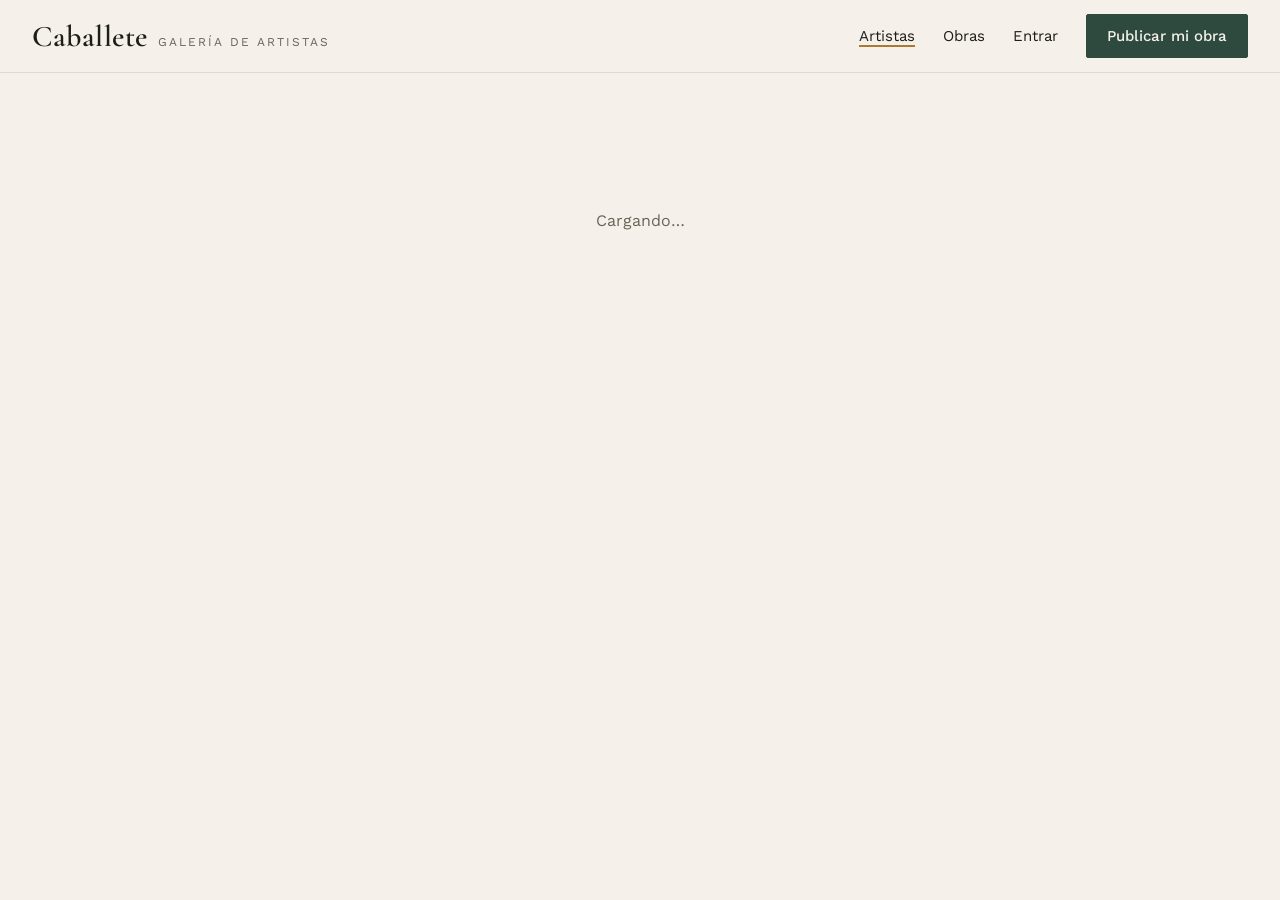
<file: index.html>
<!doctype html>
<html lang="es">
<head>
<meta charset="utf-8">
<meta name="viewport" content="width=device-width, initial-scale=1, viewport-fit=cover">
<title>Caballete · galería de artistas</title>
<meta name="robots" content="noindex, nofollow">
<meta name="description" content="Una galería en línea donde cada artista tiene su propio catálogo.">
<meta name="theme-color" content="#F5F1EA">
<link rel="manifest" href="manifest.webmanifest">
<link rel="icon" href="icon-192.png">
<link rel="apple-touch-icon" href="icon-192.png">
<link rel="preconnect" href="https://fonts.googleapis.com">
<link rel="preconnect" href="https://fonts.gstatic.com" crossorigin>
<link href="https://fonts.googleapis.com/css2?family=Cormorant+Garamond:ital,wght@0,500;0,600;1,500&family=Work+Sans:wght@400;500;600&display=swap" rel="stylesheet">
<link rel="stylesheet" href="styles.css?v=9">
</head>
<body>
<a class="saltar" href="#app">Ir al contenido</a>
<header class="top">
  <div class="wrap top-in">
    <a class="marca" href="#/"><b>Caballete</b><small>galería de artistas</small></a>
    <nav class="top-nav" aria-label="Principal">
      <a href="#/" data-nav="inicio">Artistas</a>
      <a href="#/obras" data-nav="obras">Obras</a>
      <a href="#/mi" data-nav="mi" id="nav-mi">Entrar</a>
      <a class="btn btn-verde" href="#/subir">Publicar mi obra</a>
    </nav>
  </div>
</header>
<main id="app" tabindex="-1"></main>
<nav class="tabbar" aria-label="Principal">
  <a href="#/" data-nav="inicio"><svg viewBox="0 0 24 24" aria-hidden="true"><path d="M4 11l8-6 8 6v8a1 1 0 0 1-1 1h-4v-5h-6v5H5a1 1 0 0 1-1-1z"/></svg>Inicio</a>
  <a href="#/obras" data-nav="obras"><svg viewBox="0 0 24 24" aria-hidden="true"><rect x="4" y="4" width="7" height="7"/><rect x="13" y="4" width="7" height="7"/><rect x="4" y="13" width="7" height="7"/><rect x="13" y="13" width="7" height="7"/></svg>Obras</a>
  <a href="#/subir" class="tab-mas" aria-label="Subir obra"><svg viewBox="0 0 24 24" aria-hidden="true"><path d="M12 5v14M5 12h14"/></svg></a>
  <a href="#/favoritas" data-nav="favoritas"><svg viewBox="0 0 24 24" aria-hidden="true"><path d="M12 20s-7-4.4-7-10a4 4 0 0 1 7-2.6A4 4 0 0 1 19 10c0 5.6-7 10-7 10z"/></svg>Favoritas</a>
  <a href="#/mi" data-nav="mi"><svg viewBox="0 0 24 24" aria-hidden="true"><circle cx="12" cy="8.5" r="3.5"/><path d="M5 20c1.2-3.6 3.9-5.5 7-5.5s5.8 1.9 7 5.5"/></svg>Mi taller</a>
</nav>
<div id="toast" class="toast" role="status" hidden></div>
<noscript><p class="wrap">Esta app necesita JavaScript.</p></noscript>
<script src="vendor/supabase.js"></script>
<script src="config.js?v=9"></script>
<script src="app.js?v=9"></script>
<!-- Cloudflare Web Analytics (sin cookies) --><script defer src="https://static.cloudflareinsights.com/beacon.min.js" data-cf-beacon='{"token": "f1383b804b194a179f997a40113160aa", "spa": true}'></script><!-- End Cloudflare Web Analytics -->
</body>
</html>
</file>
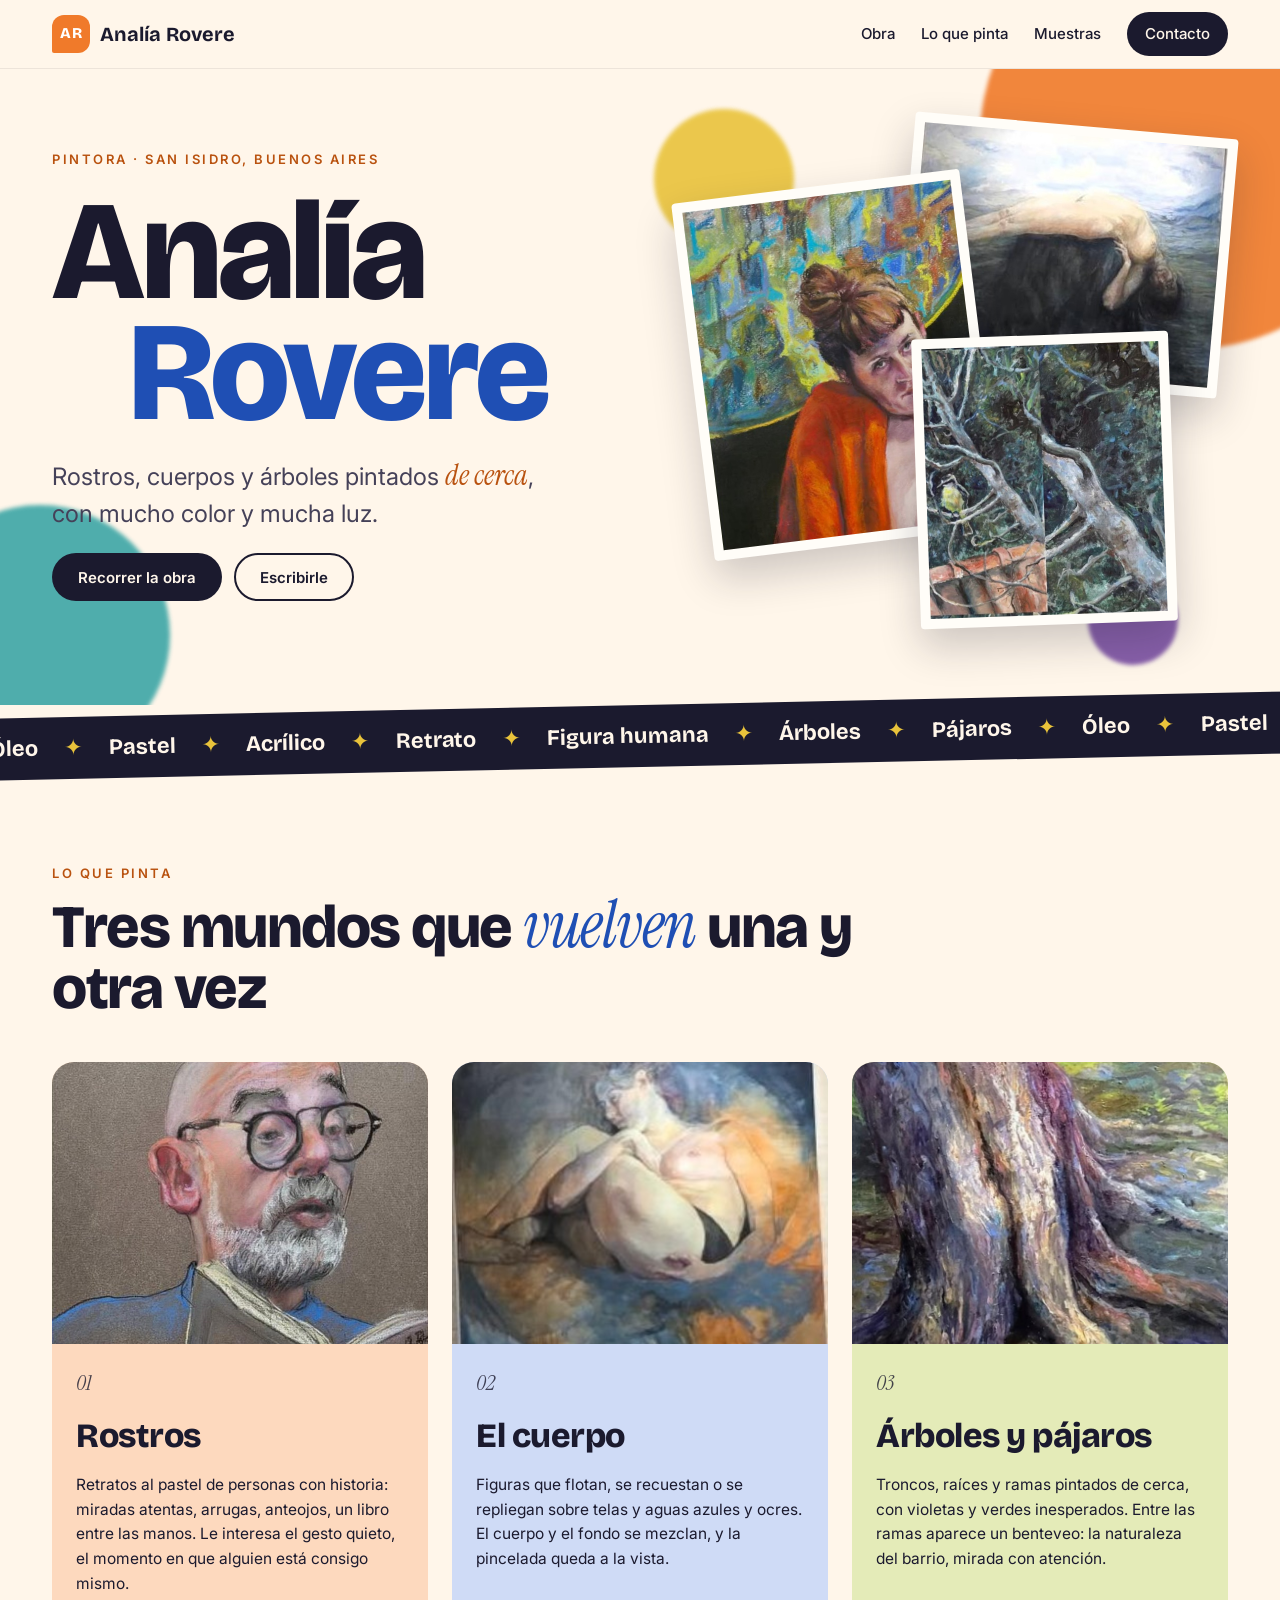
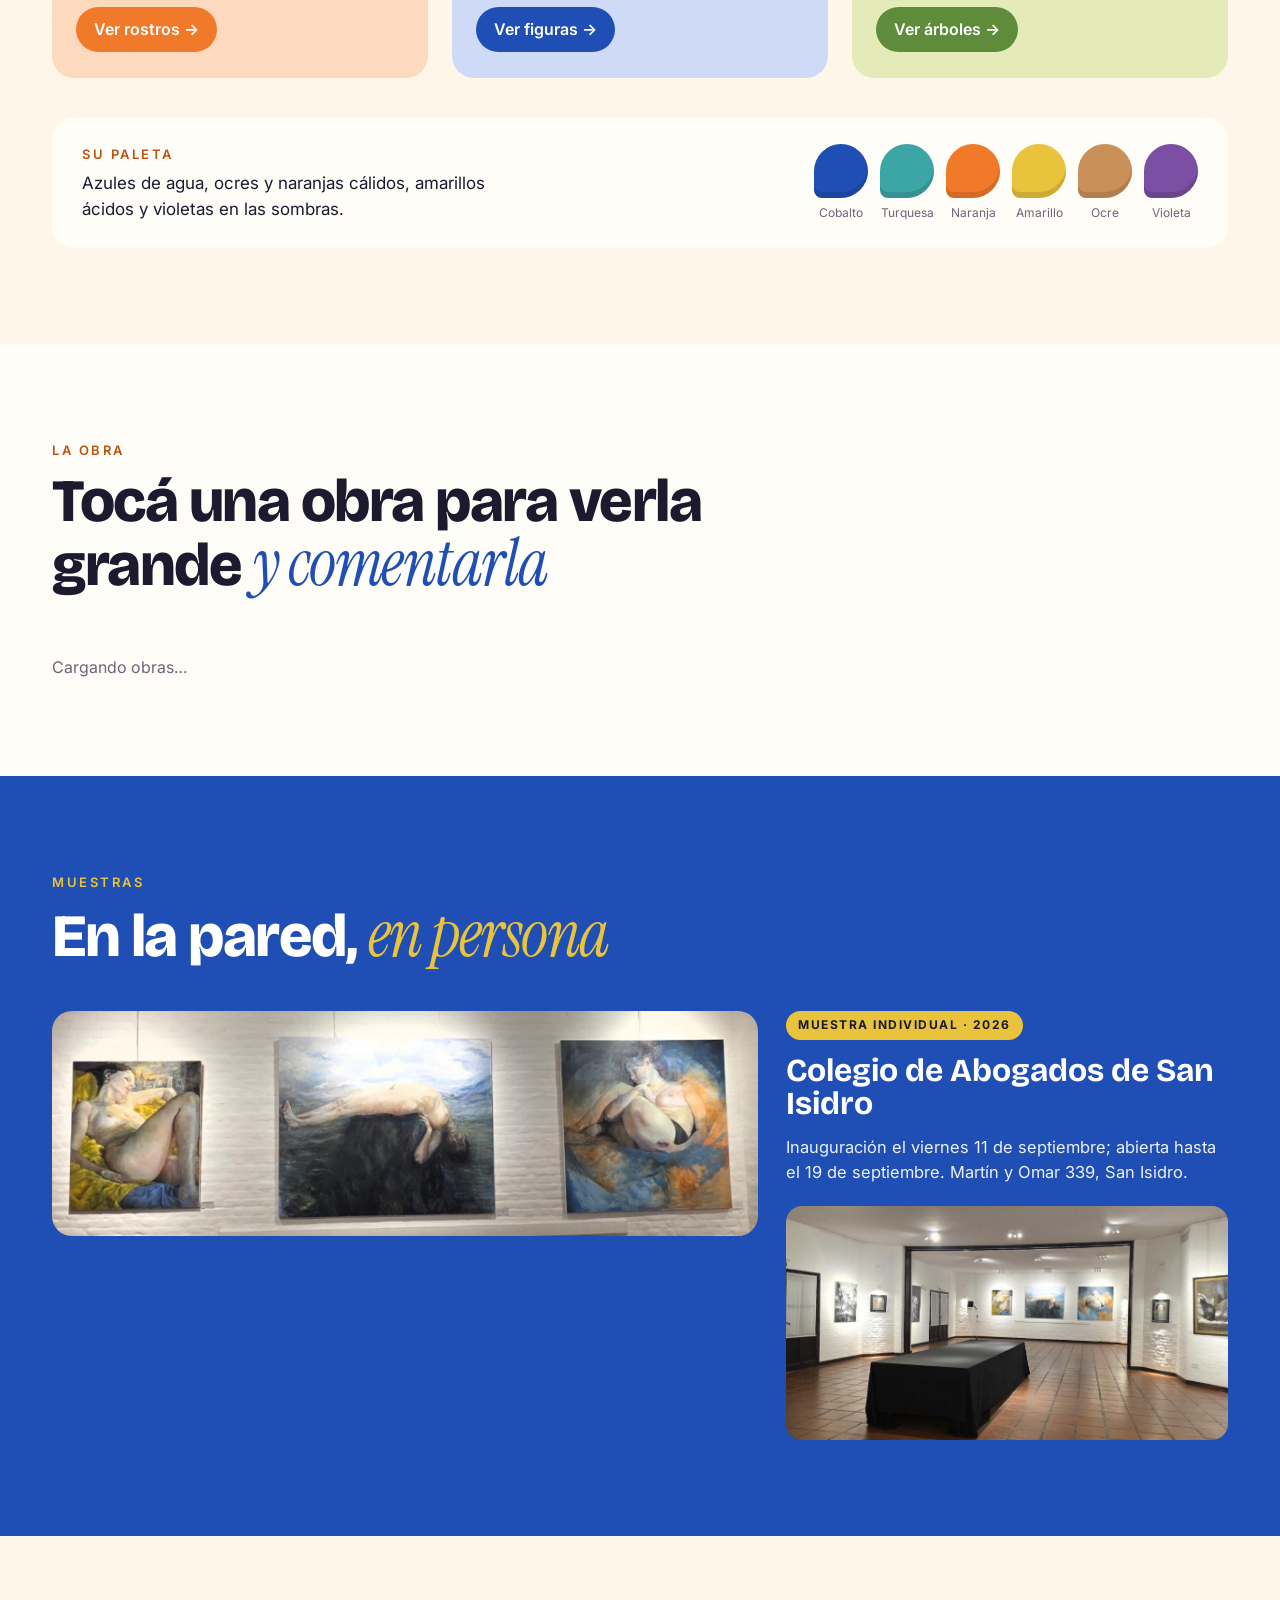
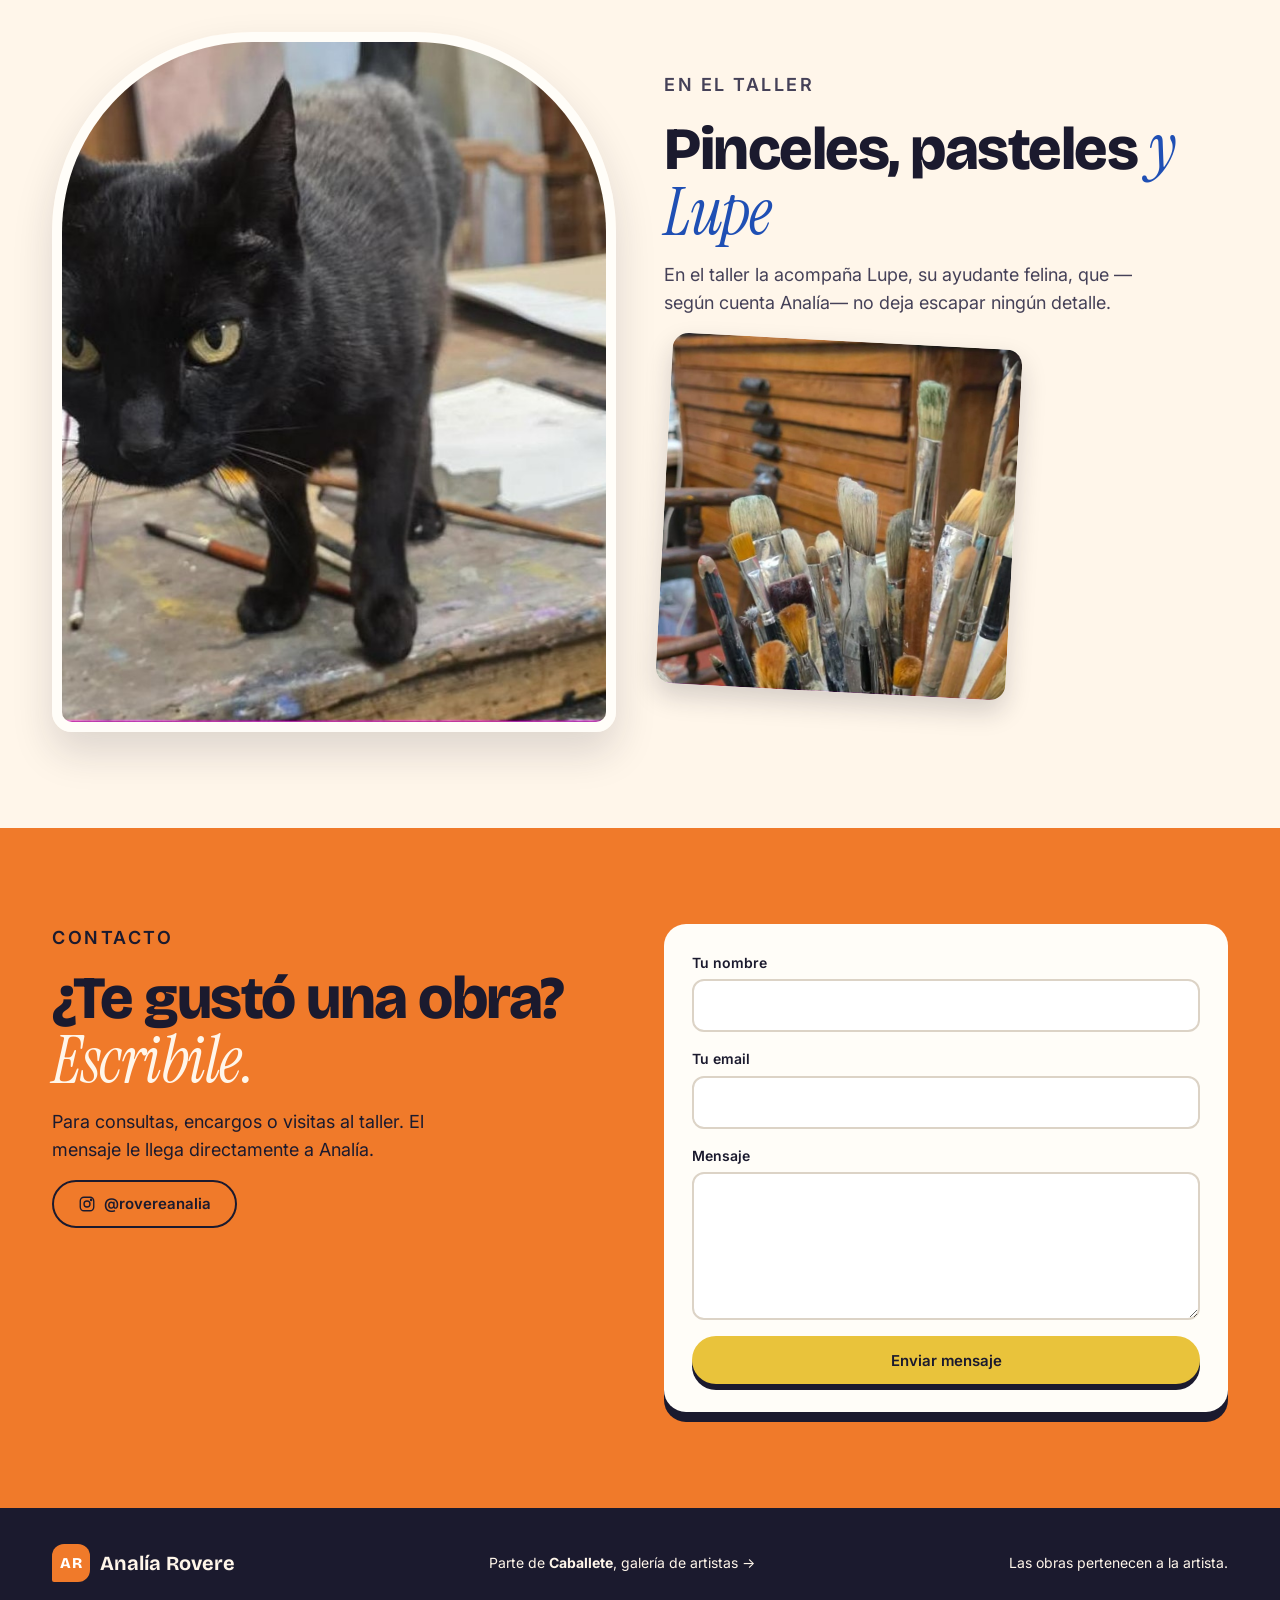
<file: analia-rovere/index.html>
<!doctype html>
<html lang="es">
<head>
<meta charset="utf-8">
<meta name="viewport" content="width=device-width, initial-scale=1, viewport-fit=cover">
<title>Analía Rovere · pintura</title>
<meta name="robots" content="noindex, nofollow">
<meta name="description" content="Analía Rovere pinta rostros, cuerpos y árboles: pintura figurativa al óleo, pastel y acrílico.">
<meta name="theme-color" content="#FFF6EA">
<link rel="icon" href="../icon-192.png">
<link rel="preconnect" href="https://fonts.googleapis.com">
<link rel="preconnect" href="https://fonts.gstatic.com" crossorigin>
<link href="https://fonts.googleapis.com/css2?family=Bricolage+Grotesque:opsz,wght@12..96,500;12..96,700;12..96,800&family=Instrument+Serif:ital@0;1&family=Inter:wght@400;500;600&display=swap" rel="stylesheet">
<link rel="stylesheet" href="sitio.css?v=1">
</head>
<body>
<a class="saltar" href="#obra">Ir a las obras</a>

<header class="barra">
  <div class="ancho barra-in">
    <a class="firma" href="#inicio" aria-label="Analía Rovere, inicio"><span class="mono" aria-hidden="true">AR</span><span>Analía Rovere</span></a>
    <nav aria-label="Secciones">
      <a href="#obra">Obra</a>
      <a href="#pinta">Lo que pinta</a>
      <a href="#muestras">Muestras</a>
      <a class="nav-cta" href="#contacto">Contacto</a>
    </nav>
  </div>
</header>

<main>
  <!-- Portada -->
  <section class="portada" id="inicio">
    <div class="manchas" aria-hidden="true"><i class="m1"></i><i class="m2"></i><i class="m3"></i><i class="m4"></i></div>
    <div class="ancho portada-in">
      <div class="portada-txt">
        <p class="sobre">Pintora · San Isidro, Buenos Aires</p>
        <h1><span>Analía</span><span class="h1b">Rovere</span></h1>
        <p class="bajada">Rostros, cuerpos y árboles pintados <em>de cerca</em>, con mucho color y mucha luz.</p>
        <div class="botones">
          <a class="btn btn-tinta" href="#obra">Recorrer la obra</a>
          <a class="btn btn-borde" href="#contacto">Escribirle</a>
        </div>
      </div>
      <div class="abanico" aria-hidden="true">
        <figure class="f1"><img src="../img/seed/retrato-manto-naranja.jpg" alt=""></figure>
        <figure class="f2"><img src="../img/seed/cuerpo-mar.jpg" alt=""></figure>
        <figure class="f3"><img src="../img/seed/arboleda-y-benteveo.jpg" alt=""></figure>
      </div>
    </div>
  </section>

  <div class="cinta" aria-hidden="true"><div class="cinta-in">
    <span>Óleo</span><b>✦</b><span>Pastel</span><b>✦</b><span>Acrílico</span><b>✦</b><span>Retrato</span><b>✦</b><span>Figura humana</span><b>✦</b><span>Árboles</span><b>✦</b><span>Pájaros</span><b>✦</b>
    <span>Óleo</span><b>✦</b><span>Pastel</span><b>✦</b><span>Acrílico</span><b>✦</b><span>Retrato</span><b>✦</b><span>Figura humana</span><b>✦</b><span>Árboles</span><b>✦</b><span>Pájaros</span><b>✦</b>
  </div></div>

  <!-- Lo que pinta -->
  <section class="seccion" id="pinta">
    <div class="ancho">
      <header class="sec-cab">
        <p class="sobre">Lo que pinta</p>
        <h2>Tres mundos que <em>vuelven</em> una y otra vez</h2>
      </header>
      <div class="temas">
        <article class="tema t-naranja">
          <img src="../img/seed/lector.jpg" alt="El lector, retrato al pastel" loading="lazy">
          <div class="tema-txt">
            <span class="num">01</span>
            <h3>Rostros</h3>
            <p>Retratos al pastel de personas con historia: miradas atentas, arrugas, anteojos, un libro entre las manos. Le interesa el gesto quieto, el momento en que alguien está consigo mismo.</p>
            <button class="ver-tema" type="button" data-tema="Rostros">Ver rostros →</button>
          </div>
        </article>
        <article class="tema t-azul">
          <img src="../img/seed/cuerpo-azul-ocre.jpg" alt="Figura en azul y ocre, óleo" loading="lazy">
          <div class="tema-txt">
            <span class="num">02</span>
            <h3>El cuerpo</h3>
            <p>Figuras que flotan, se recuestan o se repliegan sobre telas y aguas azules y ocres. El cuerpo y el fondo se mezclan, y la pincelada queda a la vista.</p>
            <button class="ver-tema" type="button" data-tema="El cuerpo">Ver figuras →</button>
          </div>
        </article>
        <article class="tema t-verde">
          <img src="../img/seed/raices.jpg" alt="Raíces, óleo" loading="lazy">
          <div class="tema-txt">
            <span class="num">03</span>
            <h3>Árboles y pájaros</h3>
            <p>Troncos, raíces y ramas pintados de cerca, con violetas y verdes inesperados. Entre las ramas aparece un benteveo: la naturaleza del barrio, mirada con atención.</p>
            <button class="ver-tema" type="button" data-tema="Árboles y pájaros">Ver árboles →</button>
          </div>
        </article>
      </div>

      <div class="paleta">
        <div>
          <p class="sobre">Su paleta</p>
          <p class="paleta-txt">Azules de agua, ocres y naranjas cálidos, amarillos ácidos y violetas en las sombras.</p>
        </div>
        <ul class="muestras-color" aria-label="Colores frecuentes">
          <li style="--c:#1F4FB4"><span>Cobalto</span></li>
          <li style="--c:#3CA6A6"><span>Turquesa</span></li>
          <li style="--c:#F07A2A"><span>Naranja</span></li>
          <li style="--c:#E9C33B"><span>Amarillo</span></li>
          <li style="--c:#C9905A"><span>Ocre</span></li>
          <li style="--c:#7B4FA3"><span>Violeta</span></li>
        </ul>
      </div>
    </div>
  </section>

  <!-- Obra -->
  <section class="seccion obra-sec" id="obra">
    <div class="ancho">
      <header class="sec-cab fila-cab">
        <div>
          <p class="sobre">La obra</p>
          <h2>Tocá una obra para verla grande <em>y comentarla</em></h2>
        </div>
        <div class="filtros" role="group" aria-label="Filtrar por tema" data-filtros></div>
      </header>
      <div class="grilla" data-grilla><p class="cargando">Cargando obras…</p></div>
    </div>
  </section>

  <!-- Muestras -->
  <section class="seccion muestras-sec" id="muestras">
    <div class="ancho">
      <header class="sec-cab">
        <p class="sobre">Muestras</p>
        <h2>En la pared, <em>en persona</em></h2>
      </header>
      <div class="muestra">
        <img class="muestra-foto" src="../img/seed/sala-pared.jpg" alt="Tres pinturas de figuras en la pared blanca de la sala" loading="lazy">
        <div class="muestra-info">
          <span class="etiqueta">Muestra individual · 2026</span>
          <h3>Colegio de Abogados de San Isidro</h3>
          <p>Inauguración el viernes 11 de septiembre; abierta hasta el 19 de septiembre. Martín y Omar 339, San Isidro.</p>
          <img src="../img/seed/sala-general.jpg" alt="Vista general de la sala con las obras colgadas" loading="lazy">
        </div>
      </div>
    </div>
  </section>

  <!-- Taller -->
  <section class="seccion taller-sec">
    <div class="ancho taller">
      <figure class="taller-foto"><img src="../img/seed/taller-gato.jpg" alt="Gata negra entre pinceles en la mesa del taller" loading="lazy"></figure>
      <div class="taller-txt">
        <p class="sobre">En el taller</p>
        <h2>Pinceles, pasteles <em>y Lupe</em></h2>
        <p>En el taller la acompaña Lupe, su ayudante felina, que —según cuenta Analía— no deja escapar ningún detalle.</p>
        <img src="../img/seed/taller-pinceles.jpg" alt="Frascos con pinceles en el taller" loading="lazy">
      </div>
    </div>
  </section>

  <!-- Contacto -->
  <section class="seccion contacto-sec" id="contacto">
    <div class="ancho contacto">
      <div class="contacto-txt">
        <p class="sobre">Contacto</p>
        <h2>¿Te gustó una obra? <em>Escribile.</em></h2>
        <p>Para consultas, encargos o visitas al taller. El mensaje le llega directamente a Analía.</p>
        <a class="btn btn-borde-claro" href="https://www.instagram.com/rovereanalia/" target="_blank" rel="noopener">
          <svg viewBox="0 0 24 24" aria-hidden="true"><rect x="3" y="3" width="18" height="18" rx="5"/><circle cx="12" cy="12" r="4"/><circle cx="17.5" cy="6.5" r=".8"/></svg>@rovereanalia</a>
      </div>
      <form class="form-contacto" data-contacto novalidate>
        <div class="f"><label for="c-nombre">Tu nombre</label><input id="c-nombre" name="nombre" required maxlength="120" autocomplete="name"></div>
        <div class="f"><label for="c-email">Tu email</label><input id="c-email" name="email" type="email" required maxlength="200" autocomplete="email"></div>
        <div class="f"><label for="c-msg">Mensaje</label><textarea id="c-msg" name="mensaje" rows="5" required maxlength="2000"></textarea></div>
        <p class="error" data-error hidden></p>
        <button class="btn btn-sol" type="submit">Enviar mensaje</button>
      </form>
    </div>
  </section>
</main>

<footer class="pie">
  <div class="ancho pie-in">
    <span class="firma"><span class="mono" aria-hidden="true">AR</span>Analía Rovere</span>
    <a href="../">Parte de <b>Caballete</b>, galería de artistas →</a>
    <span>Las obras pertenecen a la artista.</span>
  </div>
</footer>

<!-- Visor de obra -->
<dialog class="visor" data-visor aria-labelledby="v-titulo">
  <div class="visor-in">
    <button class="cerrar" type="button" data-cerrar aria-label="Cerrar">✕</button>
    <div class="visor-img">
      <button class="flecha izq" type="button" data-prev aria-label="Obra anterior">‹</button>
      <img data-v-img alt="">
      <button class="flecha der" type="button" data-next aria-label="Obra siguiente">›</button>
    </div>
    <div class="visor-panel">
      <span class="etiqueta" data-v-tema></span>
      <h2 id="v-titulo" data-v-titulo></h2>
      <p class="ficha" data-v-ficha></p>
      <a class="consultar" href="#contacto" data-v-consultar>Consultar por esta obra →</a>
      <section class="comentarios" aria-labelledby="v-com">
        <h3 id="v-com">Comentarios <span data-v-cuenta></span></h3>
        <ol class="lista-com" data-v-lista></ol>
        <form class="form-com" data-v-form>
          <label for="v-nombre">Tu nombre</label>
          <input id="v-nombre" required maxlength="60" autocomplete="given-name">
          <label for="v-texto">Tu comentario</label>
          <textarea id="v-texto" rows="3" required maxlength="600" placeholder="¿Qué te provoca esta obra?"></textarea>
          <input class="trampa" tabindex="-1" autocomplete="off" aria-hidden="true" data-trampa>
          <p class="error" data-v-error hidden></p>
          <button class="btn btn-tinta" type="submit">Publicar comentario</button>
        </form>
      </section>
    </div>
  </div>
</dialog>

<div class="aviso" role="status" data-aviso hidden></div>

<script src="../vendor/supabase.js"></script>
<script src="../config.js?v=6"></script>
<script src="sitio.js?v=1"></script>
<script defer src="https://static.cloudflareinsights.com/beacon.min.js" data-cf-beacon='{"token": "f1383b804b194a179f997a40113160aa"}'></script>
</body>
</html>
</file>
<file: styles.css>
:root{
  --fondo:#F5F1EA; --papel:#FFFDF9; --arena:#EDE6DA; --linea:#E2DACD; --borde:#CFC5B5; --punteado:#B9AE9C;
  --tinta:#1F1D1A; --tinta2:#4A443C; --gris:#6B6358;
  --verde:#2E4A3E; --verde-d:#1F332A; --bosque:#22302A; --ocre:#A87B2F; --ocre-c:#C9A15A; --rojo:#8A2E22;
  --serif:'Cormorant Garamond', Georgia, serif; --sans:'Work Sans', system-ui, sans-serif;
  --tab:0px;
}
*{box-sizing:border-box}
html{-webkit-text-size-adjust:100%}
body{margin:0;background:var(--fondo);color:var(--tinta);font-family:var(--sans);font-size:16px;line-height:1.5;overflow-x:hidden}
img{max-width:100%}
a{color:var(--verde)}
button{font:inherit}
.wrap{max-width:1280px;margin:0 auto;padding:0 32px}
.saltar{position:absolute;left:-9999px}.saltar:focus{left:12px;top:12px;z-index:99;background:var(--papel);padding:8px 12px}
:focus-visible{outline:2px solid var(--verde);outline-offset:2px}

/* barra superior */
.top{border-bottom:1px solid var(--linea);background:var(--fondo);position:sticky;top:0;z-index:20}
.top-in{display:flex;align-items:center;justify-content:space-between;gap:16px;min-height:72px}
.marca{display:flex;align-items:baseline;gap:10px;text-decoration:none;color:var(--tinta)}
.marca b{font-family:var(--serif);font-size:30px;font-weight:600;letter-spacing:.5px}
.marca small{font-size:12px;letter-spacing:2px;text-transform:uppercase;color:var(--gris)}
.top-nav{display:flex;align-items:center;gap:28px;font-size:15px}
.top-nav a{color:var(--tinta);text-decoration:none}
.top-nav a[aria-current="page"]{box-shadow:inset 0 -2px 0 var(--ocre)}
.btn{display:inline-flex;align-items:center;justify-content:center;gap:8px;min-height:46px;padding:0 24px;border-radius:2px;font-weight:500;font-size:15px;text-decoration:none;cursor:pointer;border:1px solid transparent}
.btn-verde{background:var(--verde);color:var(--fondo)!important;border-color:var(--verde)}
.btn-verde:hover{background:var(--verde-d)}
.btn-negro{background:var(--tinta);color:var(--fondo)!important}
.btn-linea{background:transparent;color:var(--tinta);border-color:var(--tinta)}
.btn-claro{background:#F2EDE4;color:var(--bosque)!important;font-weight:600}
.btn[disabled]{opacity:.55;cursor:wait}
.top-nav .btn{padding:0 20px;min-height:44px}

/* tipografía */
.ceja{display:flex;align-items:center;gap:14px;font-size:13px;letter-spacing:2.5px;text-transform:uppercase;color:var(--gris)}
.ceja::before{content:"";width:40px;height:1px;background:var(--ocre)}
.ceja.sin::before{display:none}
h1,h2,h3{font-family:var(--serif);font-weight:500;margin:0;line-height:1.05}
.it{font-style:italic}
.muted{color:var(--gris)}
.seccion{padding:88px 0}
.sec-cab{display:flex;flex-wrap:wrap;justify-content:space-between;align-items:end;gap:20px;margin-bottom:40px}
.sec-cab h2{font-size:52px}

/* hero */
.hero{display:flex;flex-wrap:wrap;gap:48px;align-items:center;padding-top:64px;padding-bottom:88px}
.hero-txt{flex:1 1 380px;min-width:0;display:flex;flex-direction:column;gap:26px}
.hero h1{font-size:76px;letter-spacing:-.5px;line-height:1.02}
.hero h1 em{color:var(--verde)}
.hero p{margin:0;font-size:19px;line-height:1.6;color:var(--tinta2);max-width:500px}
.hero-btns{display:flex;flex-wrap:wrap;gap:12px}
.hero-flip{flex:1.3 1 560px;min-width:0;display:flex;flex-direction:column;align-items:center;gap:18px}

/* carrusel tipo libro */
.flip{--k:1;--cw:320px;--ch:420px;position:relative;width:100%;height:560px;perspective:1600px;perspective-origin:50% 45%;touch-action:pan-y;user-select:none;-webkit-user-select:none}
.hoja{position:absolute;top:50%;left:50%;width:var(--cw);height:var(--ch);margin:calc(var(--ch)/-2) 0 0 calc(var(--cw)/-2);padding:10px;background:var(--papel);border:0;display:block;cursor:pointer;
  transition:transform .65s cubic-bezier(.2,.7,.2,1),opacity .45s ease,box-shadow .65s ease}
.hoja img{display:block;width:100%;height:100%;object-fit:cover;pointer-events:none;-webkit-user-drag:none}
.flip-pie{display:flex;align-items:center;gap:18px}
.flip-pie .txt{min-width:220px;text-align:center;display:flex;flex-direction:column}
.flip-pie .txt b{font-family:var(--serif);font-style:italic;font-weight:500;font-size:22px}
.flip-pie .txt span{font-size:13px;color:var(--gris)}
.redondo{width:44px;height:44px;border-radius:999px;border:1px solid var(--tinta);background:transparent;color:var(--tinta);cursor:pointer;display:flex;align-items:center;justify-content:center}
.redondo:hover{background:var(--tinta);color:var(--fondo)}
.redondo svg,.ico svg{width:18px;height:18px;fill:none;stroke:currentColor;stroke-width:1.6;stroke-linecap:round;stroke-linejoin:round}

/* tarjetas */
.banda{background:var(--arena)}
.grid-art{display:grid;grid-template-columns:repeat(auto-fill,minmax(260px,1fr));gap:28px}
.tarjeta{text-decoration:none;color:var(--tinta);display:flex;flex-direction:column;gap:18px;background:var(--papel);padding:16px 16px 24px}
.tarjeta .marco{overflow:hidden}
.tarjeta img{display:block;width:100%;aspect-ratio:4/5;object-fit:cover;object-position:center top;transition:transform .5s ease}
.tarjeta:hover img{transform:scale(1.03)}
.tarjeta .nom{font-family:var(--serif);font-size:30px;font-weight:600;line-height:1.1;padding:0 6px}
.tarjeta .lin{font-size:14px;color:var(--gris);padding:0 6px;margin-top:-12px}
.tarjeta .ver{font-size:14px;font-weight:500;color:var(--verde);padding:0 6px}
.invita{text-decoration:none;color:var(--tinta2);display:flex;flex-direction:column;align-items:center;justify-content:center;gap:12px;border:1.5px dashed var(--punteado);padding:32px;min-height:420px;text-align:center}
.invita b{font-family:var(--serif);font-size:28px;font-weight:600;color:var(--tinta)}
.grid-obras{display:grid;grid-template-columns:repeat(auto-fill,minmax(220px,1fr));gap:28px}
.mini{text-decoration:none;color:var(--tinta);display:flex;flex-direction:column;gap:10px}
.mini .marco{background:var(--papel);padding:10px;overflow:hidden}
.mini img{display:block;width:100%;aspect-ratio:1;object-fit:cover;object-position:center top;transition:transform .5s ease}
.mini:hover img{transform:scale(1.03)}
.mini b{font-family:var(--serif);font-style:italic;font-weight:500;font-size:21px;line-height:1.15}
.mini span{font-size:13px;color:var(--gris)}

/* para artistas */
.oscuro{background:var(--bosque);color:#F2EDE4}
.oscuro .ceja{color:#CFC6B6}.oscuro .ceja::before{background:var(--ocre-c)}
.dos{display:flex;flex-wrap:wrap;gap:64px;align-items:center}
.dos>*{flex:1 1 420px;min-width:0}
.pasos{list-style:none;margin:0;padding:0;display:flex;flex-direction:column;gap:22px}
.pasos li{display:flex;gap:20px;align-items:baseline;border-top:1px solid #3C4C44;padding-top:20px}
.pasos i{font-family:var(--serif);font-style:normal;font-size:30px;color:var(--ocre-c);min-width:34px}
.pasos b{display:block;font-size:18px}.pasos span{font-size:15px;color:#CFC6B6}

/* artista */
.art-cab{display:flex;flex-wrap:wrap;gap:56px;align-items:end;padding-top:64px;padding-bottom:48px}
.art-cab .txt{flex:999 1 520px;min-width:0;display:flex;flex-direction:column;gap:20px}
.art-cab h1{font-size:88px;line-height:.98}
.art-cab figure{flex:1 1 280px;margin:0;min-width:0}
.art-cab figure img{width:100%;aspect-ratio:4/3;object-fit:cover;display:block}
.chips{display:flex;flex-wrap:wrap;gap:8px}
.chip{font-size:14px;padding:9px 16px;min-height:42px;border:1px solid var(--borde);border-radius:999px;color:var(--tinta);background:transparent;cursor:pointer}
.chip[aria-pressed="true"]{background:var(--tinta);color:var(--fondo);border-color:var(--tinta)}
.filtros{border-top:1px solid var(--linea);border-bottom:1px solid var(--linea);padding:16px 0;display:flex;flex-wrap:wrap;justify-content:space-between;align-items:center;gap:14px}
.masonry{column-count:3;column-gap:32px;padding:48px 0 96px}
.obra{display:block;break-inside:avoid;margin-bottom:32px;background:var(--papel);padding:14px 14px 20px;text-decoration:none;color:var(--tinta);transition:transform .4s,box-shadow .4s}
.obra:hover{transform:translateY(-4px);box-shadow:0 20px 40px rgba(31,29,26,.12)}
.obra img{display:block;width:100%;height:auto}
.obra .pie{display:flex;justify-content:space-between;align-items:baseline;gap:12px;padding:16px 4px 0}
.obra b{font-family:var(--serif);font-style:italic;font-weight:500;font-size:23px}
.obra small{display:block;font-size:13px;color:var(--gris)}
.precio{font-size:14px;font-weight:600;color:var(--verde);white-space:nowrap}
.precio.vendida{color:var(--rojo)}

/* detalle obra */
.det{display:flex;flex-wrap:wrap;gap:56px;align-items:flex-start;padding-top:48px;padding-bottom:96px}
.det-img{flex:1.4 1 520px;min-width:0;background:#24221F;padding:40px;display:flex;justify-content:center}
.det-img img{max-height:78vh;width:auto;max-width:100%;background:var(--papel);padding:10px;box-shadow:0 20px 40px rgba(0,0,0,.4)}
.det-txt{flex:1 1 320px;min-width:0;display:flex;flex-direction:column;gap:18px}
.det-txt h1{font-size:48px;font-style:italic}
.ficha{margin:0;display:grid;grid-template-columns:repeat(3,minmax(0,1fr));gap:12px;border-top:1px solid var(--linea);border-bottom:1px solid var(--linea);padding:16px 0}
.ficha dt{font-size:11px;letter-spacing:1.5px;text-transform:uppercase;color:var(--gris)}
.ficha dd{margin:0;font-size:15px}
.quien{display:flex;align-items:center;gap:10px;text-decoration:none;color:var(--tinta);font-weight:500}
.avatar{width:36px;height:36px;border-radius:999px;object-fit:cover;background:var(--verde);color:var(--fondo);display:inline-flex;align-items:center;justify-content:center;font-size:13px;font-weight:600;flex:none}
.fila-acc{display:flex;gap:12px;align-items:center;flex-wrap:wrap}
.corazon{width:46px;height:46px;border-radius:999px;border:1px solid var(--borde);background:transparent;color:var(--tinta);cursor:pointer;display:flex;align-items:center;justify-content:center}
.corazon svg{width:20px;height:20px;fill:none;stroke:currentColor;stroke-width:1.6}
.corazon[aria-pressed="true"]{color:var(--rojo)}.corazon[aria-pressed="true"] svg{fill:currentColor}

/* formularios */
.form-wrap{max-width:760px;padding-top:48px;padding-bottom:120px;display:flex;flex-direction:column;gap:28px}
.caja{background:var(--papel);border:1px solid var(--linea);padding:28px;display:flex;flex-direction:column;gap:18px}
.caja h2{font-family:var(--sans);font-size:20px;font-weight:600;display:flex;gap:14px;align-items:baseline}
.caja h2 i{font-family:var(--serif);font-style:normal;font-size:26px;color:var(--ocre);font-weight:500}
label.l,.l{font-size:14px;font-weight:500}
.campo{font:inherit;font-size:16px;color:var(--tinta);background:var(--papel);border:1px solid var(--borde);border-radius:2px;padding:11px 14px;min-height:46px;width:100%}
textarea.campo{resize:vertical;line-height:1.5}
.g2{display:grid;grid-template-columns:repeat(auto-fit,minmax(180px,1fr));gap:16px}
.g3{display:grid;grid-template-columns:repeat(3,minmax(0,1fr));gap:12px}
.f{display:flex;flex-direction:column;gap:7px}
.ayuda{font-size:13px;color:var(--gris)}
.zona{min-height:260px;border:1.5px dashed var(--punteado);background:#F8F4EC;display:flex;flex-direction:column;align-items:center;justify-content:center;gap:10px;text-align:center;padding:24px;cursor:pointer;color:var(--tinta2)}
.zona.arrastre{border-color:var(--verde);background:#EEF2EE}
.prev-foto{background:var(--arena);padding:12px;position:relative}
.prev-foto img{display:block;width:100%;max-height:420px;object-fit:contain}
.prev-foto .quitar{position:absolute;top:20px;right:20px}
.aviso{display:flex;gap:12px;background:#EEF2EE;padding:14px 16px;font-size:14px;color:#2B3A33}
.seg{display:grid;grid-template-columns:repeat(3,minmax(0,1fr));border:1px solid var(--borde);border-radius:2px;overflow:hidden}
.seg button{min-height:46px;border:0;background:var(--papel);color:var(--tinta);cursor:pointer;font-size:14px}
.seg button[aria-pressed="true"]{background:var(--verde);color:var(--fondo);font-weight:600}
.check{display:flex;gap:12px;align-items:center;min-height:44px;cursor:pointer}
.check input{width:20px;height:20px;accent-color:var(--verde)}
.acciones{display:flex;flex-wrap:wrap;justify-content:flex-end;gap:12px}
.error{color:var(--rojo);font-size:14px}
.ok{display:flex;flex-direction:column;align-items:center;text-align:center;gap:14px;padding:64px 0}

/* diálogo */
dialog{border:0;padding:0;background:var(--papel);max-width:520px;width:calc(100% - 32px)}
dialog::backdrop{background:rgba(20,22,20,.5)}
.dlg{padding:28px;display:flex;flex-direction:column;gap:14px}

.vacio{padding:64px 0;text-align:center;color:var(--gris)}
.cargando{padding:120px 0;text-align:center;color:var(--gris)}
.pie-sitio{display:flex;flex-wrap:wrap;justify-content:space-between;gap:20px;padding-top:48px;padding-bottom:48px;font-size:14px;color:var(--gris)}
.pie-sitio b{font-family:var(--serif);font-size:24px;color:var(--tinta)}
.toast{position:fixed;left:50%;bottom:calc(24px + var(--tab));transform:translateX(-50%);background:var(--tinta);color:var(--fondo);padding:12px 20px;border-radius:2px;z-index:50;font-size:14px}

/* barra inferior (celular) */
.tabbar{display:none}
@media (max-width:1000px){.masonry{column-count:2}}
@media (max-width:820px){
  :root{--tab:76px}
  body{padding-bottom:var(--tab)}
  .wrap{padding:0 20px}
  .top-in{min-height:60px}
  .marca b{font-size:26px}.marca small{display:none}
  .top-nav{display:none}
  .tabbar{display:grid;grid-template-columns:repeat(5,minmax(0,1fr));align-items:center;position:fixed;left:0;right:0;bottom:0;height:calc(var(--tab) + env(safe-area-inset-bottom));padding-bottom:env(safe-area-inset-bottom);background:var(--papel);border-top:1px solid var(--linea);z-index:30}
  .tabbar a{display:flex;flex-direction:column;align-items:center;gap:3px;font-size:11px;color:var(--gris);text-decoration:none}
  .tabbar a[aria-current="page"]{color:var(--verde);font-weight:600}
  .tabbar svg{width:24px;height:24px;fill:none;stroke:currentColor;stroke-width:1.6;stroke-linecap:round;stroke-linejoin:round}
  .tabbar .tab-mas{justify-self:center;width:52px;height:52px;border-radius:999px;background:var(--verde);color:var(--fondo)}
  .tabbar .tab-mas svg{stroke-width:1.9}
  .hero{padding-top:24px;padding-bottom:36px;gap:16px}
  .hero-txt{gap:14px}
  .hero h1{font-size:38px}
  .hero p{font-size:16px}
  .hero .btn{min-height:44px;padding:0 18px;font-size:14px}
  .flip{--k:.62;--cw:210px;--ch:276px;height:360px}
  .flip-pie .txt{min-width:160px}
  .seccion{padding:56px 0}
  .sec-cab{margin-bottom:24px}.sec-cab h2{font-size:36px}
  .grid-art{grid-template-columns:none;grid-auto-flow:column;grid-auto-columns:72%;overflow-x:auto;scroll-snap-type:x mandatory;gap:14px;margin:0 -20px;padding:0 20px 8px;scrollbar-width:none}
  .grid-art>*{scroll-snap-align:start}
  .tarjeta .nom{font-size:24px}
  .invita{min-height:auto}
  .grid-obras{grid-template-columns:repeat(2,minmax(0,1fr));gap:14px}
  .mini .marco{padding:6px}.mini b{font-size:17px}
  .dos{gap:32px}
  .art-cab{padding-top:28px;gap:24px;padding-bottom:24px}
  .art-cab h1{font-size:48px}
  .art-cab figure{display:none}
  .masonry{column-gap:12px;padding:20px 0 40px}
  .obra{padding:6px 6px 10px;margin-bottom:12px}
  .obra b{font-size:16px}.obra .pie{padding:8px 2px 0;flex-direction:column;gap:2px}.obra small{font-size:11px}
  .det{padding-top:0;gap:22px}
  .det-img{margin:0 -20px;padding:24px 20px}
  .det-txt h1{font-size:34px}
  .form-wrap{padding-top:24px}
  .caja{padding:20px}
  .toast{bottom:calc(var(--tab) + 16px)}
}

/* administración */
.oculto{align-self:flex-start;margin:-8px 6px 0;font-size:12px;letter-spacing:1px;text-transform:uppercase;background:#F3E3C7;color:#6B4A12;padding:4px 10px;border-radius:999px}
.aviso-oculto{margin:0;background:#F3E3C7;color:#5A3E0E;padding:12px 16px;font-size:14px}
</file>
<file: analia-rovere/sitio.css>
:root{
  --crema:#FFF6EA; --papel:#FFFDF8; --tinta:#1B1A2E; --tinta2:#454158; --gris:#6A6578;
  --cobalto:#1F4FB4; --cobalto-d:#173C8A; --turquesa:#3CA6A6; --naranja:#F07A2A; --naranja-d:#B9520F;
  --amarillo:#E9C33B; --ocre:#C9905A; --violeta:#7B4FA3; --verde:#5E8C3A;
  --disp:'Bricolage Grotesque', system-ui, sans-serif; --serif:'Instrument Serif', Georgia, serif; --sans:'Inter', system-ui, sans-serif;
}
*{box-sizing:border-box}
html{scroll-behavior:smooth;-webkit-text-size-adjust:100%}
body{margin:0;background:var(--crema);color:var(--tinta);font-family:var(--sans);font-size:16px;line-height:1.55;overflow-x:hidden}
img{max-width:100%;display:block}
a{color:inherit}
button,input,textarea{font:inherit}
:focus-visible{outline:3px solid var(--cobalto);outline-offset:2px}
.ancho{max-width:1240px;margin:0 auto;padding:0 32px}
.saltar{position:absolute;left:-9999px}.saltar:focus{left:12px;top:12px;z-index:99;background:var(--papel);padding:8px 12px}
em{font-family:var(--serif);font-style:italic;font-weight:400}
.sobre{margin:0;font-size:13px;font-weight:600;letter-spacing:2.5px;text-transform:uppercase;color:var(--naranja-d)}

/* barra */
.barra{position:sticky;top:0;z-index:30;background:rgba(255,246,234,.88);backdrop-filter:blur(10px);-webkit-backdrop-filter:blur(10px);border-bottom:1px solid rgba(27,26,46,.08)}
.barra-in{display:flex;align-items:center;justify-content:space-between;gap:16px;min-height:68px}
.firma{display:inline-flex;align-items:center;gap:10px;font-family:var(--disp);font-weight:700;font-size:20px;text-decoration:none;color:var(--tinta)}
.mono{width:38px;height:38px;border-radius:12px 12px 12px 2px;background:var(--naranja);color:#fff;display:inline-flex;align-items:center;justify-content:center;font-size:15px;font-weight:800;letter-spacing:.5px}
.barra nav{display:flex;align-items:center;gap:26px;font-weight:500;font-size:15px}
.barra nav a{text-decoration:none}
.barra nav a:hover{color:var(--cobalto)}
.nav-cta{background:var(--tinta);color:var(--crema)!important;padding:10px 18px;border-radius:999px}

/* botones */
.btn{display:inline-flex;align-items:center;justify-content:center;gap:8px;min-height:48px;padding:0 24px;border-radius:999px;font-weight:600;font-size:15px;text-decoration:none;cursor:pointer;border:2px solid transparent;transition:transform .2s ease, box-shadow .2s ease}
.btn:hover{transform:translateY(-2px)}
.btn-tinta{background:var(--tinta);color:var(--crema)}
.btn-borde{border-color:var(--tinta);color:var(--tinta);background:transparent}
.btn-sol{background:var(--amarillo);color:var(--tinta);box-shadow:0 6px 0 var(--tinta)}
.btn-sol:hover{box-shadow:0 8px 0 var(--tinta)}
.btn-borde-claro{border-color:var(--crema);color:var(--crema)}
.btn svg{width:18px;height:18px;fill:none;stroke:currentColor;stroke-width:1.8}
.btn[disabled]{opacity:.6;cursor:wait;transform:none}

/* portada */
.portada{position:relative;overflow:hidden;padding:56px 0 80px}
.manchas i{position:absolute;border-radius:50%;filter:blur(2px);opacity:.9}
.m1{width:420px;height:420px;background:var(--naranja);right:-120px;top:-140px}
.m2{width:260px;height:260px;background:var(--turquesa);left:-90px;bottom:-60px}
.m3{width:140px;height:140px;background:var(--amarillo);right:38%;top:40px}
.m4{width:90px;height:90px;background:var(--violeta);right:8%;bottom:40px}
.portada-in{position:relative;display:flex;flex-wrap:wrap;align-items:center;gap:40px}
.portada-txt{flex:1 1 440px;min-width:0;display:flex;flex-direction:column;gap:22px}
.portada h1{margin:0;font-family:var(--disp);font-weight:800;font-size:clamp(64px,11vw,148px);line-height:.86;letter-spacing:-3px;display:flex;flex-direction:column}
.h1b{color:var(--cobalto);padding-left:.55em}
.bajada{margin:0;font-size:clamp(19px,2.2vw,24px);line-height:1.45;max-width:520px;color:var(--tinta2)}
.bajada em{font-size:1.2em;color:var(--naranja-d)}
.botones{display:flex;flex-wrap:wrap;gap:12px}
.abanico{flex:1 1 420px;min-width:0;position:relative;height:500px}
.abanico figure{position:absolute;margin:0;background:var(--papel);padding:10px;border-radius:4px;box-shadow:0 18px 40px rgba(27,26,46,.22);animation:flota 7s ease-in-out infinite}
.abanico img{width:100%;height:100%;object-fit:cover}
.f1{width:52%;height:72%;left:4%;top:12%;transform:rotate(-7deg);z-index:2}
.f2{width:58%;height:52%;right:0;top:0;transform:rotate(5deg);animation-delay:-2s!important}
.f3{width:46%;height:58%;right:10%;bottom:0;transform:rotate(-2deg);z-index:3;animation-delay:-4s!important}
@keyframes flota{0%,100%{translate:0 0}50%{translate:0 -10px}}

/* cinta */
.cinta{background:var(--tinta);color:var(--crema);overflow:hidden;white-space:nowrap;padding:14px 0;transform:rotate(-1.2deg);margin:0 -10px}
.cinta-in{display:inline-flex;gap:26px;align-items:center;animation:corre 32s linear infinite;font-family:var(--disp);font-weight:700;font-size:22px}
.cinta b{color:var(--amarillo);font-weight:400}
@keyframes corre{to{transform:translateX(-50%)}}

/* secciones */
.seccion{padding:96px 0}
.sec-cab{margin-bottom:44px;display:flex;flex-direction:column;gap:10px}
.sec-cab h2,.taller-txt h2,.contacto-txt h2{margin:0;font-family:var(--disp);font-weight:800;font-size:clamp(36px,5vw,60px);line-height:1;letter-spacing:-1.5px;max-width:820px}
.sec-cab h2 em,.taller-txt h2 em,.contacto-txt h2 em{color:var(--cobalto);font-size:1.08em}
.fila-cab{flex-direction:row;flex-wrap:wrap;justify-content:space-between;align-items:flex-end;gap:24px}
.fila-cab>div:first-child{display:flex;flex-direction:column;gap:10px}

/* temas */
.temas{display:grid;grid-template-columns:repeat(3,minmax(0,1fr));gap:24px}
.tema{border-radius:22px;overflow:hidden;display:flex;flex-direction:column;color:var(--tinta);transition:transform .3s ease}
.tema:hover{transform:translateY(-6px) rotate(-.4deg)}
.tema img{width:100%;aspect-ratio:4/3;object-fit:cover;object-position:center 30%}
.tema-txt{padding:22px 24px 26px;display:flex;flex-direction:column;gap:10px;flex:1}
.tema h3{margin:0;font-family:var(--disp);font-weight:800;font-size:34px;letter-spacing:-.5px}
.tema p{margin:0;font-size:15.5px;line-height:1.6;flex:1}
.num{font-family:var(--serif);font-style:italic;font-size:22px;opacity:.8}
.t-naranja{background:#FDD9BE}.t-naranja .ver-tema{background:var(--naranja)}
.t-azul{background:#CFDBF6}.t-azul .ver-tema{background:var(--cobalto)}
.t-verde{background:#E4EBB8}.t-verde .ver-tema{background:var(--verde)}
.ver-tema{align-self:flex-start;border:0;color:#fff;font-weight:600;padding:10px 18px;min-height:44px;border-radius:999px;cursor:pointer}

.paleta{margin-top:40px;display:flex;flex-wrap:wrap;justify-content:space-between;align-items:center;gap:24px;background:var(--papel);border-radius:22px;padding:26px 30px}
.paleta-txt{margin:6px 0 0;font-size:17px;max-width:420px}
.muestras-color{list-style:none;margin:0;padding:0;display:flex;flex-wrap:wrap;gap:12px}
.muestras-color li{display:flex;flex-direction:column;align-items:center;gap:6px;font-size:12px;color:var(--gris)}
.muestras-color li::before{content:"";width:54px;height:54px;border-radius:50% 50% 50% 8px;background:var(--c);box-shadow:inset 0 -6px 0 rgba(0,0,0,.12)}

/* obra */
.obra-sec{background:var(--papel)}
.filtros{display:flex;flex-wrap:wrap;gap:8px}
.chip{border:2px solid var(--tinta);background:transparent;color:var(--tinta);padding:8px 16px;min-height:44px;border-radius:999px;font-weight:600;font-size:14px;cursor:pointer}
.chip[aria-pressed="true"]{background:var(--tinta);color:var(--crema)}
.grilla{column-count:3;column-gap:22px}
.pieza{break-inside:avoid;margin:0 0 22px;display:block;width:100%;border:0;padding:0;background:transparent;text-align:left;cursor:pointer;color:var(--tinta)}
.pieza .marco{position:relative;border-radius:14px;overflow:hidden;background:var(--crema)}
.pieza img{width:100%;height:auto;transition:transform .6s ease}
.pieza:hover img{transform:scale(1.04)}
.pieza .burbuja{position:absolute;right:12px;bottom:12px;background:var(--papel);color:var(--tinta);font-size:13px;font-weight:600;padding:5px 11px;border-radius:999px;box-shadow:0 4px 12px rgba(0,0,0,.15)}
.pieza .t{display:flex;justify-content:space-between;align-items:baseline;gap:10px;padding:12px 4px 0}
.pieza b{font-family:var(--disp);font-size:20px;font-weight:700}
.pieza span.tec{font-size:13px;color:var(--gris);white-space:nowrap}
.cargando,.vacio{color:var(--gris)}

/* muestras */
.muestras-sec{background:var(--cobalto);color:#fff}
.muestras-sec .sobre{color:var(--amarillo)}
.muestras-sec .sec-cab h2 em{color:var(--amarillo)}
.muestra{display:grid;grid-template-columns:minmax(0,1.6fr) minmax(0,1fr);gap:28px;align-items:start}
.muestra-foto{border-radius:20px;width:100%;height:auto}
.muestra-info{display:flex;flex-direction:column;gap:14px}
.muestra-info h3{margin:0;font-family:var(--disp);font-size:32px;line-height:1.05}
.muestra-info p{margin:0;font-size:16.5px;opacity:.92}
.muestra-info img{border-radius:16px;margin-top:6px}
.etiqueta{align-self:flex-start;font-size:12px;font-weight:700;letter-spacing:1.5px;text-transform:uppercase;background:var(--amarillo);color:var(--tinta);padding:5px 12px;border-radius:999px}

/* taller */
.taller{display:grid;grid-template-columns:minmax(0,1fr) minmax(0,1fr);gap:48px;align-items:center}
.taller-foto{margin:0;border-radius:200px 200px 20px 20px;overflow:hidden;border:10px solid var(--papel);box-shadow:0 20px 40px rgba(27,26,46,.15)}
.taller-foto img{width:100%;aspect-ratio:4/5;object-fit:cover}
.taller-txt{display:flex;flex-direction:column;gap:16px}
.taller-txt p{margin:0;font-size:18px;max-width:480px;color:var(--tinta2)}
.taller-txt img{width:62%;border-radius:16px;transform:rotate(3deg);margin-top:8px;box-shadow:0 12px 26px rgba(27,26,46,.18)}

/* contacto */
.contacto-sec{background:var(--naranja);color:var(--tinta)}
.contacto-sec .sobre{color:var(--tinta)}
.contacto{display:grid;grid-template-columns:minmax(0,1fr) minmax(0,1fr);gap:48px;align-items:start}
.contacto-txt{display:flex;flex-direction:column;gap:16px}
.contacto-txt h2 em{color:var(--crema)!important}
.contacto-txt p{margin:0;font-size:18px;max-width:440px}
.contacto-txt .btn-borde-claro{align-self:flex-start;border-color:var(--tinta);color:var(--tinta)}
.form-contacto{background:var(--papel);border-radius:22px;padding:28px;display:flex;flex-direction:column;gap:16px;box-shadow:0 10px 0 var(--tinta)}
.f{display:flex;flex-direction:column;gap:6px}
label{font-size:14px;font-weight:600}
input,textarea{border:2px solid #DCD3C6;background:#fff;border-radius:12px;padding:12px 14px;font-size:16px;color:var(--tinta);min-height:48px;width:100%}
input:focus,textarea:focus{border-color:var(--cobalto);outline:none}
textarea{resize:vertical;line-height:1.5}
.error{margin:0;color:#A1260F;font-size:14px;font-weight:500}
.gracias{display:flex;flex-direction:column;gap:10px;align-items:flex-start}
.gracias h3{margin:0;font-family:var(--disp);font-size:30px}

/* pie */
.pie{background:var(--tinta);color:var(--crema);padding:36px 0}
.pie-in{display:flex;flex-wrap:wrap;justify-content:space-between;align-items:center;gap:18px;font-size:14px}
.pie .firma{color:var(--crema)}
.pie a{text-decoration:none}.pie a:hover{color:var(--amarillo)}

/* visor */
.visor{border:0;padding:0;margin:auto;width:min(1180px,100%);max-height:100dvh;height:min(820px,100dvh);background:var(--papel);border-radius:22px;overflow:hidden}
.visor::backdrop{background:rgba(27,26,46,.82)}
.visor-in{display:grid;grid-template-columns:minmax(0,1.5fr) minmax(320px,1fr);height:100%}
.visor-img{position:relative;background:#22202F;display:flex;align-items:center;justify-content:center;padding:28px;min-height:0}
.visor-img img{max-width:100%;max-height:100%;object-fit:contain;border-radius:4px;box-shadow:0 20px 40px rgba(0,0,0,.4)}
.flecha{position:absolute;top:50%;transform:translateY(-50%);width:48px;height:48px;border-radius:50%;border:0;background:rgba(255,253,248,.92);color:var(--tinta);font-size:28px;line-height:1;cursor:pointer}
.flecha.izq{left:14px}.flecha.der{right:14px}
.cerrar{position:absolute;top:14px;right:14px;z-index:2;width:44px;height:44px;border-radius:50%;border:0;background:var(--tinta);color:var(--crema);font-size:18px;cursor:pointer}
.visor-panel{padding:30px 28px 24px;overflow-y:auto;display:flex;flex-direction:column;gap:10px}
.visor-panel h2{margin:0;font-family:var(--disp);font-weight:800;font-size:36px;line-height:1.05;padding-right:40px}
.ficha{margin:0;color:var(--gris)}
.consultar{font-weight:600;color:var(--cobalto);text-decoration:none}
.comentarios{margin-top:14px;border-top:2px dashed #E3DACB;padding-top:16px;display:flex;flex-direction:column;gap:12px}
.comentarios h3{margin:0;font-family:var(--disp);font-size:22px}
.comentarios h3 span{color:var(--gris);font-weight:500;font-size:16px}
.lista-com{list-style:none;margin:0;padding:0;display:flex;flex-direction:column;gap:10px}
.lista-com li{background:var(--crema);border-radius:14px 14px 14px 4px;padding:10px 14px}
.lista-com b{font-size:14px}
.lista-com time{font-size:12px;color:var(--gris);margin-left:6px}
.lista-com p{margin:4px 0 0;white-space:pre-line;font-size:15px}
.sin-com{color:var(--gris);font-size:15px;margin:0}
.form-com{display:flex;flex-direction:column;gap:6px}
.form-com .btn{margin-top:8px;align-self:flex-start}
.trampa{position:absolute!important;left:-9999px!important;width:1px!important;height:1px!important;opacity:0}

.aviso{position:fixed;left:50%;bottom:24px;transform:translateX(-50%);background:var(--tinta);color:var(--crema);padding:12px 20px;border-radius:999px;z-index:60;font-size:14px}

/* entrada suave */
.aparece{opacity:0;transform:translateY(24px);transition:opacity .7s ease, transform .7s ease}
.aparece.visto{opacity:1;transform:none}

@media (prefers-reduced-motion: reduce){
  *{animation:none!important;transition:none!important;scroll-behavior:auto!important}
  .aparece{opacity:1;transform:none}
}
@media (max-width:980px){
  .temas{grid-template-columns:1fr}
  .tema{flex-direction:row}
  .tema img{width:40%;aspect-ratio:auto;height:auto;object-fit:cover}
  .grilla{column-count:2}
  .muestra,.taller,.contacto{grid-template-columns:1fr}
  .visor-in{grid-template-columns:1fr;grid-template-rows:auto 1fr}
  .visor{height:100dvh;border-radius:0}
  .visor-img{height:52vh}
}
@media (max-width:640px){
  .ancho{padding:0 20px}
  .barra nav a:not(.nav-cta){display:none}
  .portada{padding:28px 0 48px}
  .portada h1{letter-spacing:-2px}
  .abanico{height:330px}
  .seccion{padding:64px 0}
  .tema{flex-direction:column}
  .tema img{width:100%;aspect-ratio:16/10}
  .grilla{column-gap:12px}
  .pieza{margin-bottom:14px}.pieza b{font-size:16px}.pieza .t{flex-direction:column;gap:0}
  .m1{width:260px;height:260px}
  .taller-foto{border-radius:140px 140px 18px 18px}
  .visor-img{height:46vh;padding:14px}
  .visor-panel h2{font-size:28px}
}
</file>
